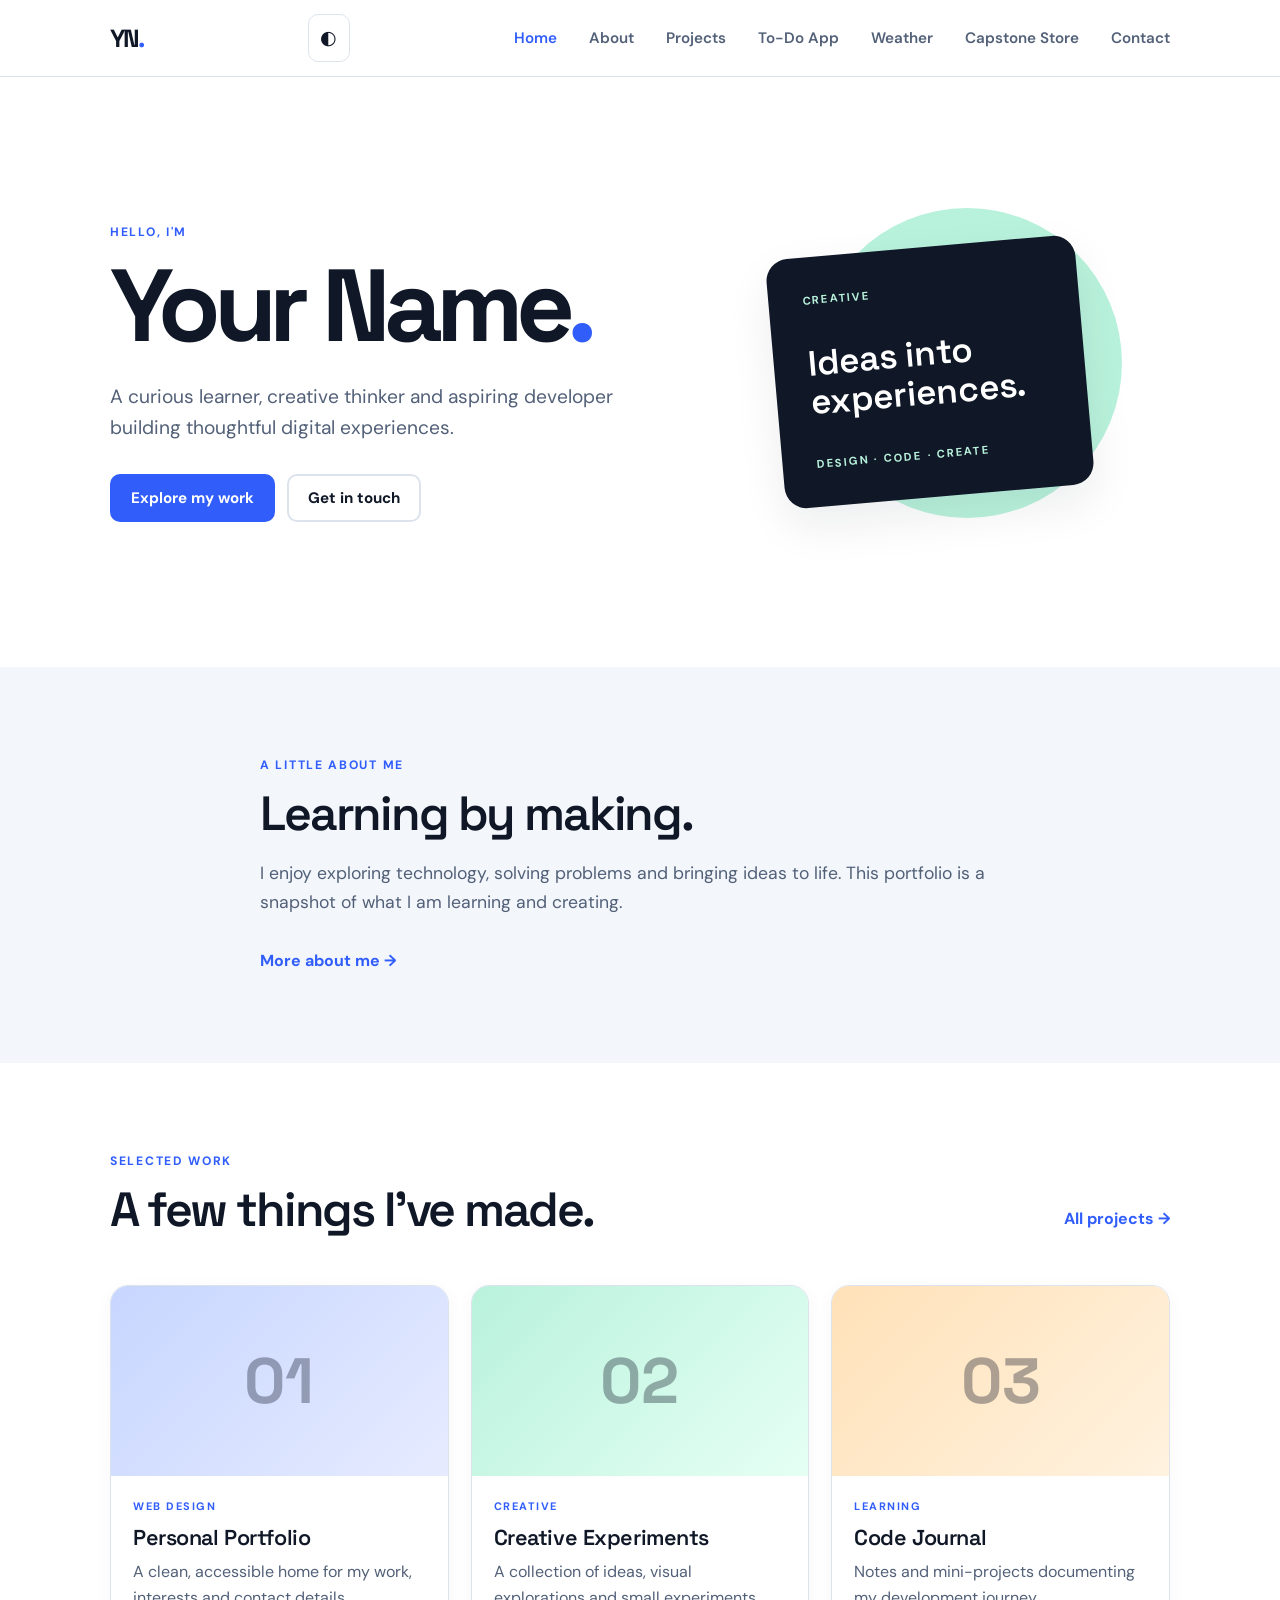
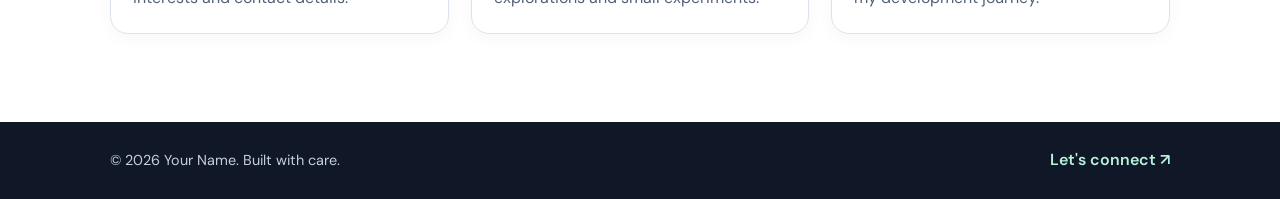
<file: index.html>
<!doctype html>
<html lang="en">
<head>
  <meta charset="utf-8">
  <meta name="viewport" content="width=device-width, initial-scale=1">
  <meta name="description" content="The personal portfolio of Your Name — a student, creator and aspiring developer. Explore selected work and get in touch.">
  <meta name="theme-color" content="#101827">
  <title>Your Name | Personal Portfolio</title>
  <link rel="stylesheet" href="style.css">
  <script src="main.js" defer></script>
</head>
<body>
  <a class="skip-link" href="#main-content">Skip to main content</a>
  <header class="site-header">
    <div class="container header-inner">
      <a class="brand" href="index.html" aria-label="Your Name home">YN<span>.</span></a>
      <div class="header-actions"><button class="theme-toggle" type="button" aria-label="Switch to dark theme" aria-pressed="false"><span aria-hidden="true">◐</span><span class="sr-only">Toggle color theme</span></button><button class="menu-toggle" type="button" aria-expanded="false" aria-controls="primary-navigation"><span class="sr-only">Toggle navigation</span><span aria-hidden="true">☰</span></button></div>
      <nav id="primary-navigation" class="primary-nav" aria-label="Primary navigation">
        <ul>
          <li><a href="index.html" aria-current="page">Home</a></li>
          <li><a href="about.html">About</a></li>
          <li><a href="projects.html">Projects</a></li>
          <li><a href="todo.html">To-Do App</a></li><li><a href="weather.html">Weather</a></li><li><a href="shop.html">Capstone Store</a></li><li><a href="contact.html">Contact</a></li>
        </ul>
      </nav>
    </div>
  </header>

  <main id="main-content">
    <section class="hero container" aria-labelledby="hero-title">
      <div class="hero-copy">
        <p class="eyebrow">HELLO, I'M</p>
        <h1 id="hero-title">Your Name<span class="accent">.</span></h1>
        <p class="hero-lead">A curious learner, creative thinker and aspiring developer building thoughtful digital experiences.</p>
        <div class="button-row">
          <a class="button" href="projects.html">Explore my work</a>
          <a class="button button-outline" href="contact.html">Get in touch</a>
        </div>
      </div>
      <div class="hero-art" role="img" aria-label="Abstract decorative illustration with layered geometric shapes">
        <div class="art-circle"></div><div class="art-card"><span>CREATIVE</span><strong>Ideas into<br>experiences.</strong><small>DESIGN · CODE · CREATE</small></div>
      </div>
    </section>

    <section class="section section-muted" aria-labelledby="intro-title">
      <div class="container narrow">
        <p class="eyebrow">A LITTLE ABOUT ME</p>
        <h2 id="intro-title">Learning by making.</h2>
        <p>I enjoy exploring technology, solving problems and bringing ideas to life. This portfolio is a snapshot of what I am learning and creating.</p>
        <a class="text-link" href="about.html">More about me <span aria-hidden="true">→</span></a>
      </div>
    </section>

    <section class="section container" aria-labelledby="featured-title">
      <div class="section-heading">
        <div><p class="eyebrow">SELECTED WORK</p><h2 id="featured-title">A few things I've made.</h2></div>
        <a class="text-link" href="projects.html">All projects <span aria-hidden="true">→</span></a>
      </div>
      <div class="project-grid">
        <article class="project-card"><div class="project-visual visual-one" aria-hidden="true">01</div><div class="project-body"><p class="tag">WEB DESIGN</p><h3>Personal Portfolio</h3><p>A clean, accessible home for my work, interests and contact details.</p></div></article>
        <article class="project-card"><div class="project-visual visual-two" aria-hidden="true">02</div><div class="project-body"><p class="tag">CREATIVE</p><h3>Creative Experiments</h3><p>A collection of ideas, visual explorations and small experiments.</p></div></article>
        <article class="project-card"><div class="project-visual visual-three" aria-hidden="true">03</div><div class="project-body"><p class="tag">LEARNING</p><h3>Code Journal</h3><p>Notes and mini-projects documenting my development journey.</p></div></article>
      </div>
    </section>
  </main>

  <footer class="site-footer"><div class="container footer-inner"><p>© <span class="year">2026</span> Your Name. Built with care.</p><a href="contact.html">Let's connect <span aria-hidden="true">↗</span></a></div></footer>
</body>
</html>
</file>
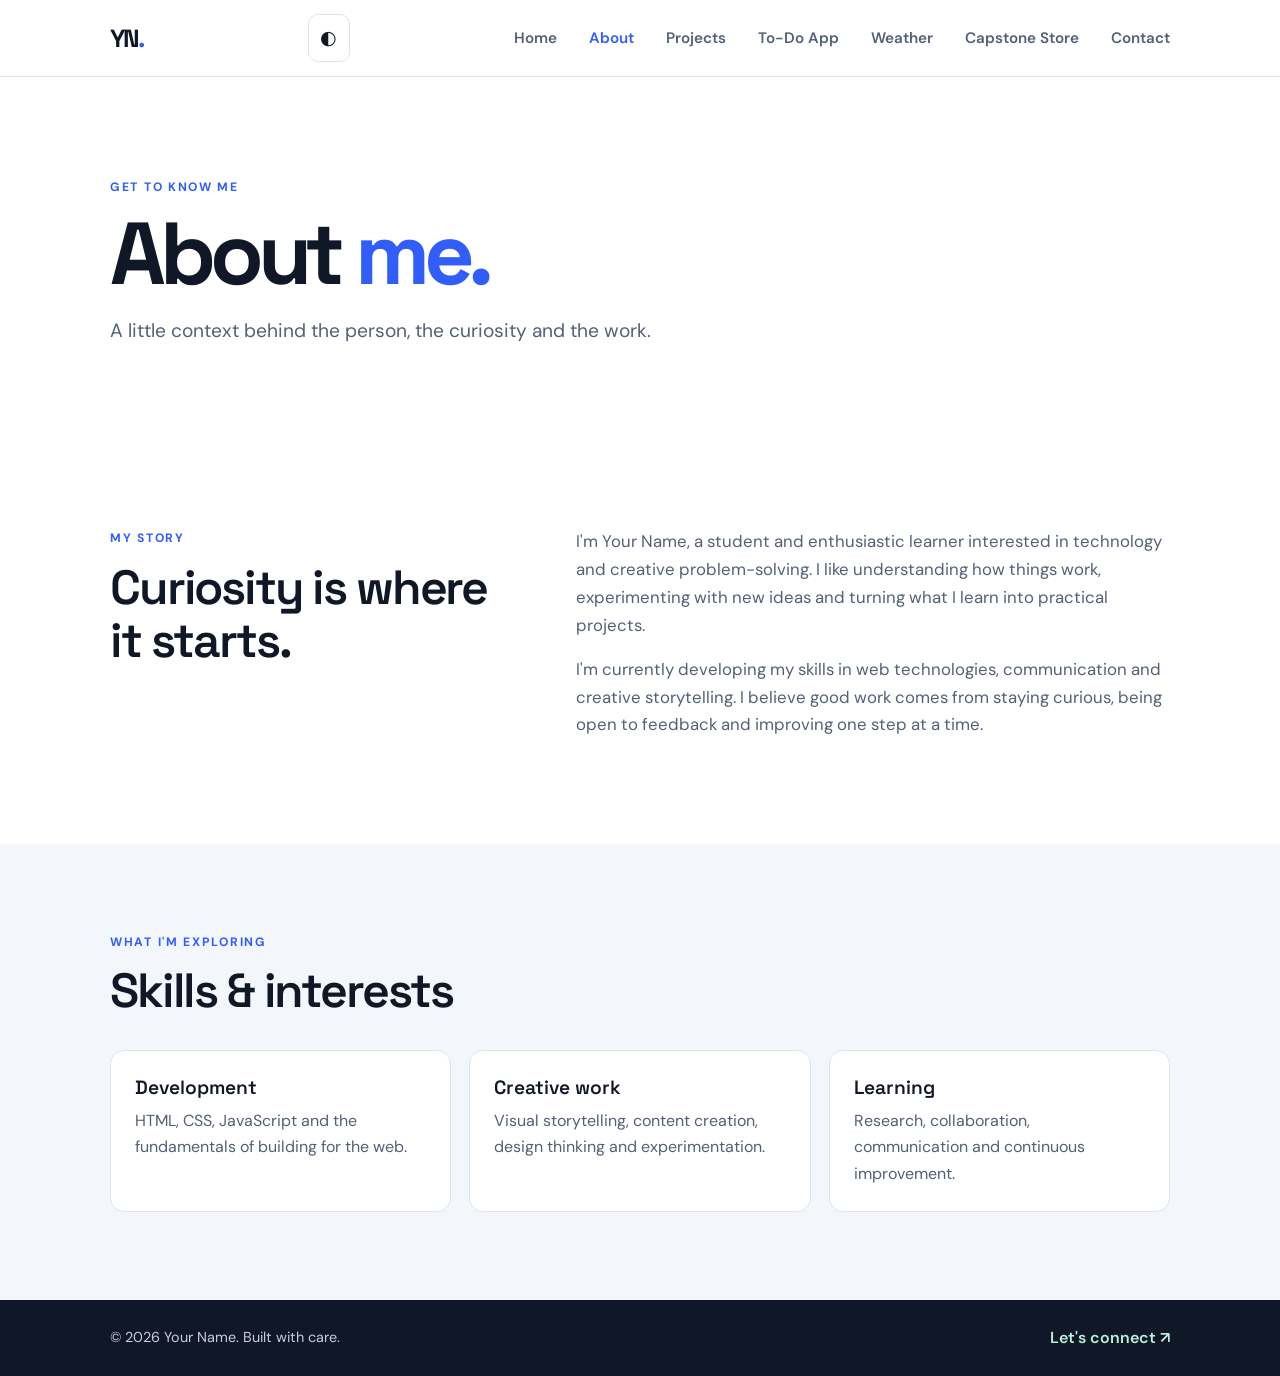
<file: about.html>
<!doctype html>
<html lang="en">
<head>
  <meta charset="utf-8"><meta name="viewport" content="width=device-width, initial-scale=1">
  <meta name="description" content="Learn more about Your Name, interests, skills and approach to learning and creating.">
  <meta name="theme-color" content="#101827"><title>About | Your Name</title>
  <link rel="stylesheet" href="style.css"><script src="main.js" defer></script>
</head>
<body>
  <a class="skip-link" href="#main-content">Skip to main content</a>
  <header class="site-header"><div class="container header-inner">
    <a class="brand" href="index.html" aria-label="Your Name home">YN<span>.</span></a>
    <div class="header-actions"><button class="theme-toggle" type="button" aria-label="Switch to dark theme" aria-pressed="false"><span aria-hidden="true">◐</span><span class="sr-only">Toggle color theme</span></button><button class="menu-toggle" type="button" aria-expanded="false" aria-controls="primary-navigation"><span class="sr-only">Toggle navigation</span><span aria-hidden="true">☰</span></button></div>
    <nav id="primary-navigation" class="primary-nav" aria-label="Primary navigation"><ul>
      <li><a href="index.html">Home</a></li><li><a href="about.html" aria-current="page">About</a></li><li><a href="projects.html">Projects</a></li><li><a href="todo.html">To-Do App</a></li><li><a href="weather.html">Weather</a></li><li><a href="shop.html">Capstone Store</a></li><li><a href="contact.html">Contact</a></li>
    </ul></nav>
  </div></header>
  <main id="main-content">
    <section class="page-hero container"><p class="eyebrow">GET TO KNOW ME</p><h1>About <span class="accent">me.</span></h1><p class="hero-lead">A little context behind the person, the curiosity and the work.</p></section>
    <section class="section container content-layout">
      <div><p class="eyebrow">MY STORY</p><h2>Curiosity is where it starts.</h2></div>
      <div class="prose"><p>I'm Your Name, a student and enthusiastic learner interested in technology and creative problem-solving. I like understanding how things work, experimenting with new ideas and turning what I learn into practical projects.</p><p>I'm currently developing my skills in web technologies, communication and creative storytelling. I believe good work comes from staying curious, being open to feedback and improving one step at a time.</p></div>
    </section>
    <section class="section section-muted"><div class="container">
      <p class="eyebrow">WHAT I'M EXPLORING</p><h2>Skills & interests</h2>
      <div class="skill-grid">
        <article class="skill-card"><h3>Development</h3><p>HTML, CSS, JavaScript and the fundamentals of building for the web.</p></article>
        <article class="skill-card"><h3>Creative work</h3><p>Visual storytelling, content creation, design thinking and experimentation.</p></article>
        <article class="skill-card"><h3>Learning</h3><p>Research, collaboration, communication and continuous improvement.</p></article>
      </div>
    </div></section>
  </main>
  <footer class="site-footer"><div class="container footer-inner"><p>© <span class="year">2026</span> Your Name. Built with care.</p><a href="contact.html">Let's connect <span aria-hidden="true">↗</span></a></div></footer>
</body></html>
</file>
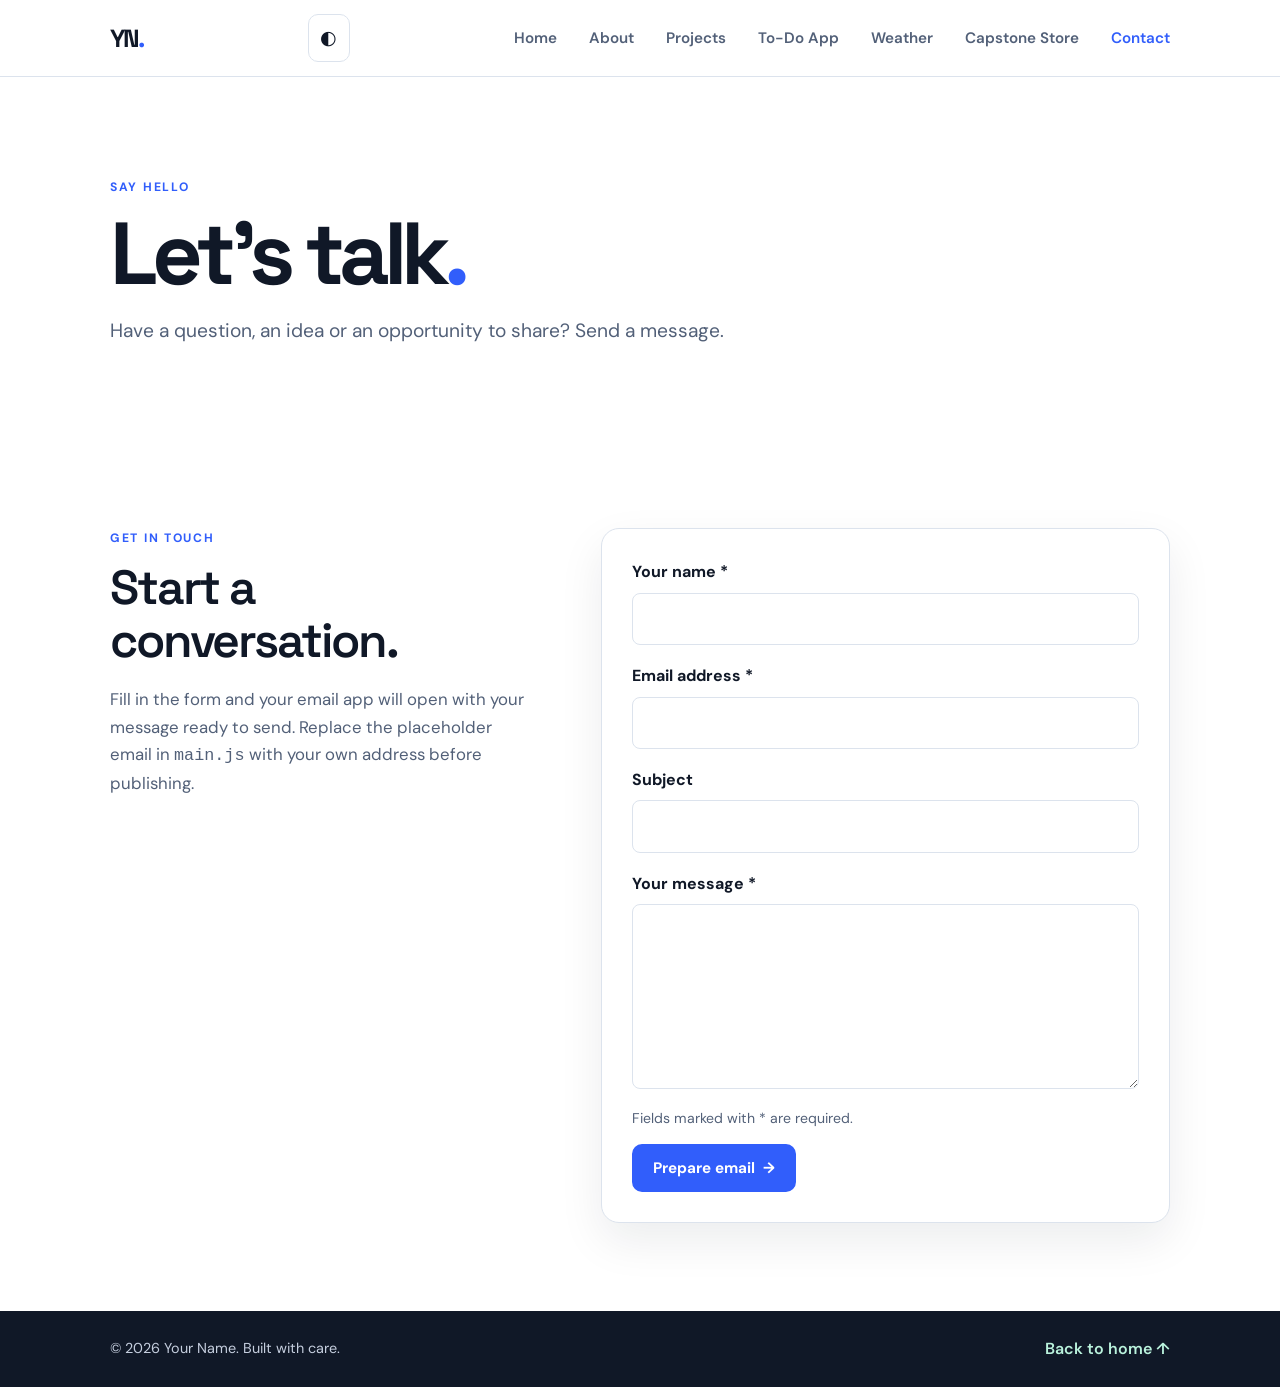
<file: contact.html>
<!doctype html>
<html lang="en">
<head>
  <meta charset="utf-8"><meta name="viewport" content="width=device-width, initial-scale=1">
  <meta name="description" content="Contact Your Name about projects, collaboration or a friendly conversation.">
  <meta name="theme-color" content="#101827"><title>Contact | Your Name</title>
  <link rel="stylesheet" href="style.css"><script src="main.js" defer></script>
</head>
<body>
  <a class="skip-link" href="#main-content">Skip to main content</a>
  <header class="site-header"><div class="container header-inner">
    <a class="brand" href="index.html" aria-label="Your Name home">YN<span>.</span></a>
    <div class="header-actions"><button class="theme-toggle" type="button" aria-label="Switch to dark theme" aria-pressed="false"><span aria-hidden="true">◐</span><span class="sr-only">Toggle color theme</span></button><button class="menu-toggle" type="button" aria-expanded="false" aria-controls="primary-navigation"><span class="sr-only">Toggle navigation</span><span aria-hidden="true">☰</span></button></div>
    <nav id="primary-navigation" class="primary-nav" aria-label="Primary navigation"><ul>
      <li><a href="index.html">Home</a></li><li><a href="about.html">About</a></li><li><a href="projects.html">Projects</a></li><li><a href="todo.html">To-Do App</a></li><li><a href="weather.html">Weather</a></li><li><a href="shop.html">Capstone Store</a></li><li><a href="contact.html" aria-current="page">Contact</a></li>
    </ul></nav>
  </div></header>
  <main id="main-content">
    <section class="page-hero container"><p class="eyebrow">SAY HELLO</p><h1>Let's talk<span class="accent">.</span></h1><p class="hero-lead">Have a question, an idea or an opportunity to share? Send a message.</p></section>
    <section class="section container contact-layout">
      <div><p class="eyebrow">GET IN TOUCH</p><h2>Start a conversation.</h2><p class="prose">Fill in the form and your email app will open with your message ready to send. Replace the placeholder email in <code>main.js</code> with your own address before publishing.</p></div>
      <form class="contact-form" id="contact-form">
        <div class="form-field"><label for="name">Your name <span aria-hidden="true">*</span></label><input id="name" name="name" type="text" autocomplete="name" required minlength="2"></div>
        <div class="form-field"><label for="email">Email address <span aria-hidden="true">*</span></label><input id="email" name="email" type="email" autocomplete="email" required></div>
        <div class="form-field"><label for="subject">Subject</label><input id="subject" name="subject" type="text"></div>
        <div class="form-field"><label for="message">Your message <span aria-hidden="true">*</span></label><textarea id="message" name="message" rows="6" required minlength="10"></textarea></div>
        <p class="form-hint">Fields marked with * are required.</p>
        <button class="button" type="submit">Prepare email <span aria-hidden="true">→</span></button>
        <p id="form-status" class="form-status" role="status" aria-live="polite"></p>
      </form>
    </section>
  </main>
  <footer class="site-footer"><div class="container footer-inner"><p>© <span class="year">2026</span> Your Name. Built with care.</p><a href="index.html">Back to home <span aria-hidden="true">↑</span></a></div></footer>
</body></html>
</file>
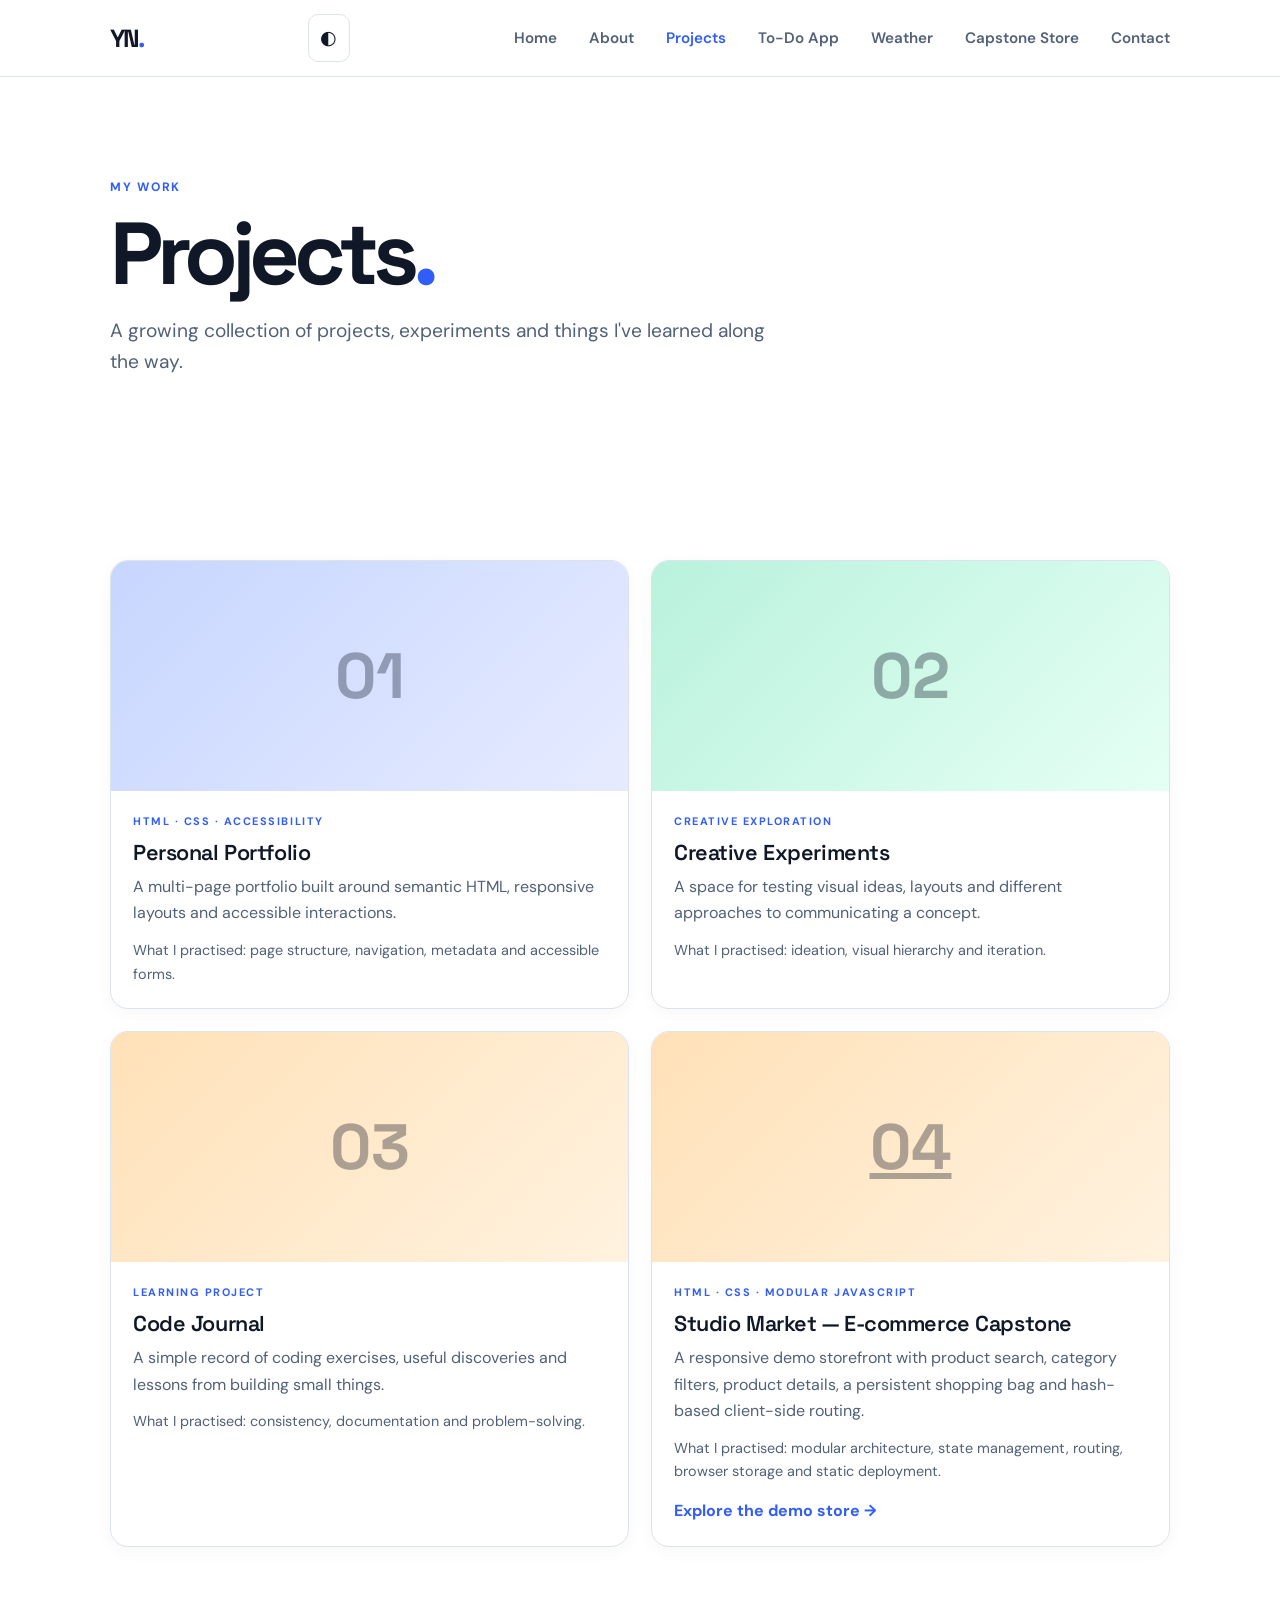
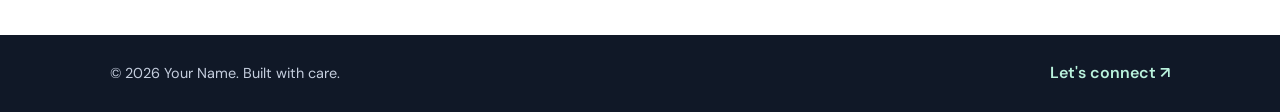
<file: projects.html>
<!doctype html>
<html lang="en">
<head>
  <meta charset="utf-8"><meta name="viewport" content="width=device-width, initial-scale=1">
  <meta name="description" content="Selected web, creative and learning projects by Your Name.">
  <meta name="theme-color" content="#101827"><title>Projects | Your Name</title>
  <link rel="stylesheet" href="style.css"><script src="main.js" defer></script>
</head>
<body>
  <a class="skip-link" href="#main-content">Skip to main content</a>
  <header class="site-header"><div class="container header-inner">
    <a class="brand" href="index.html" aria-label="Your Name home">YN<span>.</span></a>
    <div class="header-actions"><button class="theme-toggle" type="button" aria-label="Switch to dark theme" aria-pressed="false"><span aria-hidden="true">◐</span><span class="sr-only">Toggle color theme</span></button><button class="menu-toggle" type="button" aria-expanded="false" aria-controls="primary-navigation"><span class="sr-only">Toggle navigation</span><span aria-hidden="true">☰</span></button></div>
    <nav id="primary-navigation" class="primary-nav" aria-label="Primary navigation"><ul>
      <li><a href="index.html">Home</a></li><li><a href="about.html">About</a></li><li><a href="projects.html" aria-current="page">Projects</a></li><li><a href="todo.html">To-Do App</a></li><li><a href="weather.html">Weather</a></li><li><a href="shop.html">Capstone Store</a></li><li><a href="contact.html">Contact</a></li>
    </ul></nav>
  </div></header>
  <main id="main-content">
    <section class="page-hero container"><p class="eyebrow">MY WORK</p><h1>Projects<span class="accent">.</span></h1><p class="hero-lead">A growing collection of projects, experiments and things I've learned along the way.</p></section>
    <section class="section container" aria-label="Project portfolio">
      <div class="project-grid project-grid-large">
        <article class="project-card"><div class="project-visual visual-one" aria-hidden="true">01</div><div class="project-body"><p class="tag">HTML · CSS · ACCESSIBILITY</p><h2>Personal Portfolio</h2><p>A multi-page portfolio built around semantic HTML, responsive layouts and accessible interactions.</p><p class="project-note">What I practised: page structure, navigation, metadata and accessible forms.</p></div></article>
        <article class="project-card"><div class="project-visual visual-two" aria-hidden="true">02</div><div class="project-body"><p class="tag">CREATIVE EXPLORATION</p><h2>Creative Experiments</h2><p>A space for testing visual ideas, layouts and different approaches to communicating a concept.</p><p class="project-note">What I practised: ideation, visual hierarchy and iteration.</p></div></article>
        <article class="project-card"><div class="project-visual visual-three" aria-hidden="true">03</div><div class="project-body"><p class="tag">LEARNING PROJECT</p><h2>Code Journal</h2><p>A simple record of coding exercises, useful discoveries and lessons from building small things.</p><p class="project-note">What I practised: consistency, documentation and problem-solving.</p></div></article>
        <article class="project-card"><a class="project-visual visual-three" href="shop.html" aria-label="Open Studio Market capstone store">04</a><div class="project-body"><p class="tag">HTML · CSS · MODULAR JAVASCRIPT</p><h2>Studio Market — E-commerce Capstone</h2><p>A responsive demo storefront with product search, category filters, product details, a persistent shopping bag and hash-based client-side routing.</p><p class="project-note">What I practised: modular architecture, state management, routing, browser storage and static deployment.</p><a class="text-link" href="shop.html">Explore the demo store <span aria-hidden="true">→</span></a></div></article>
      </div>
    </section>
  </main>
  <footer class="site-footer"><div class="container footer-inner"><p>© <span class="year">2026</span> Your Name. Built with care.</p><a href="contact.html">Let's connect <span aria-hidden="true">↗</span></a></div></footer>
</body></html>
</file>
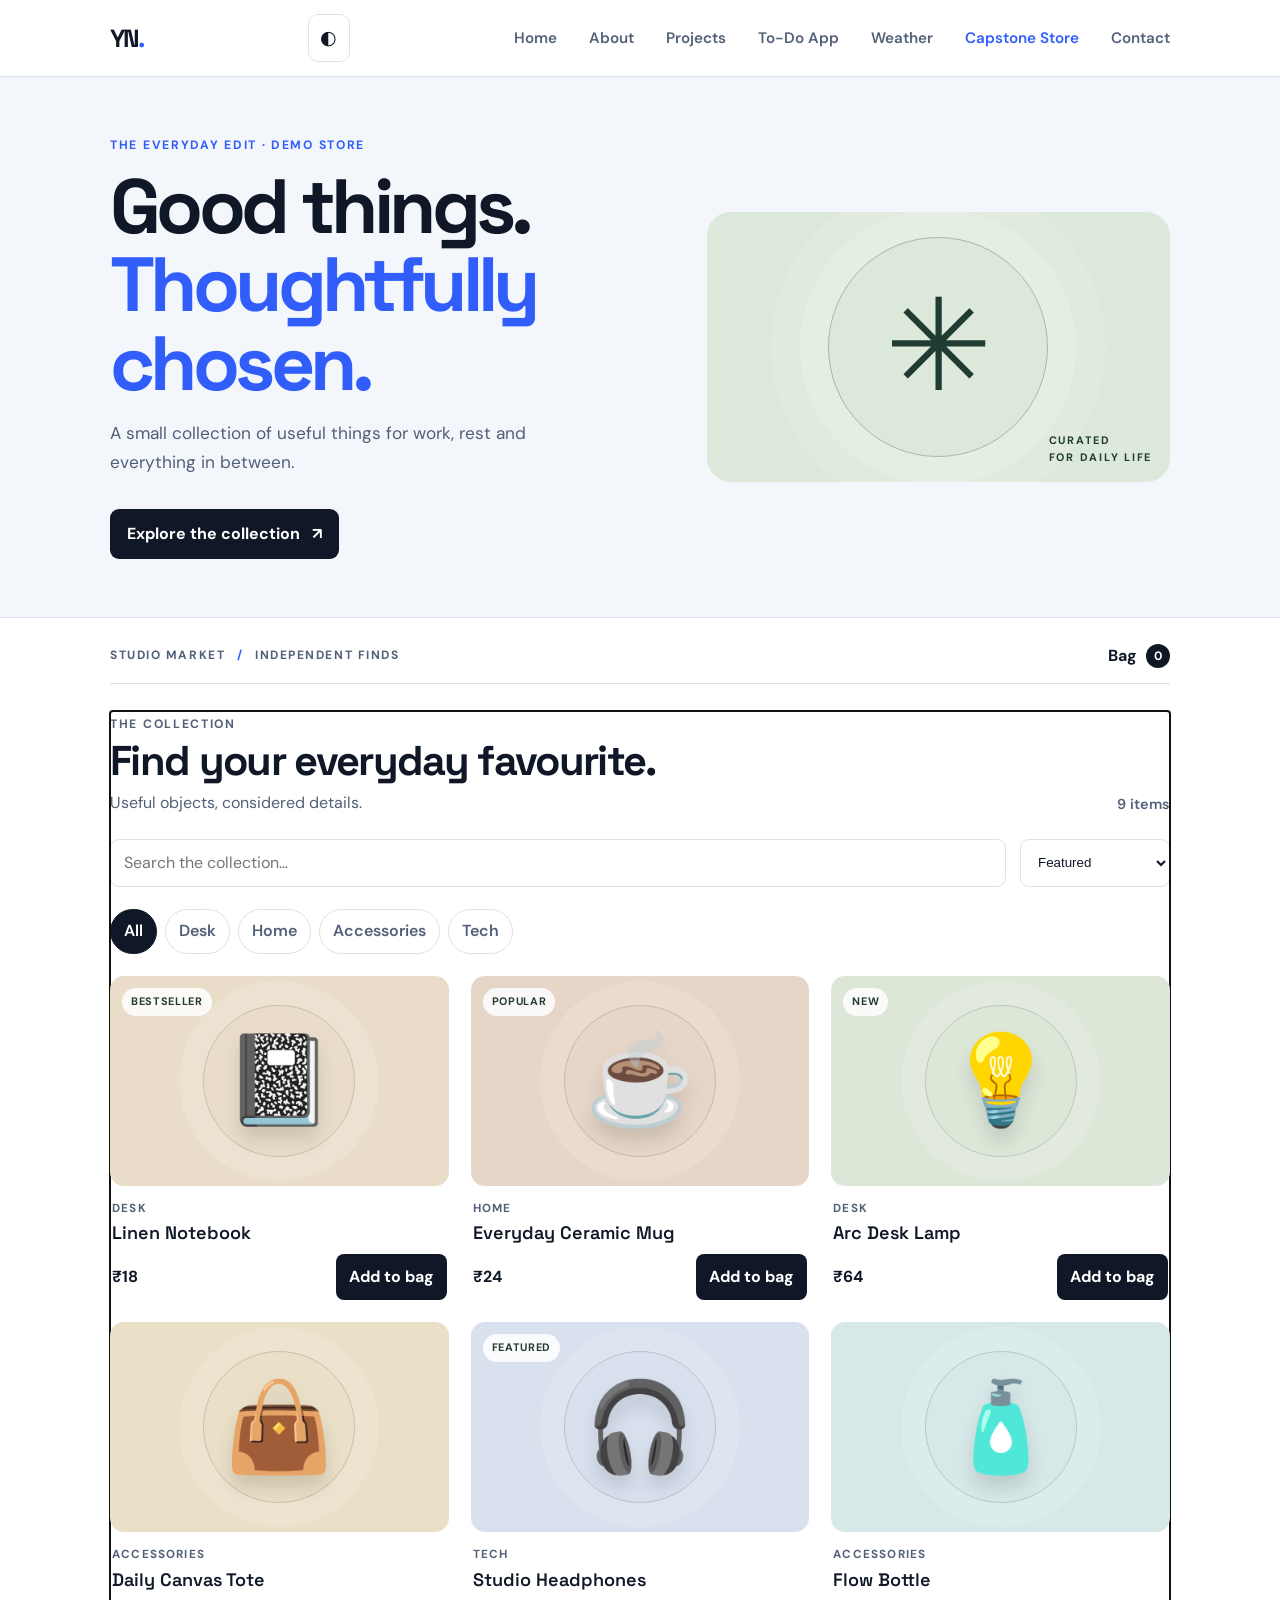
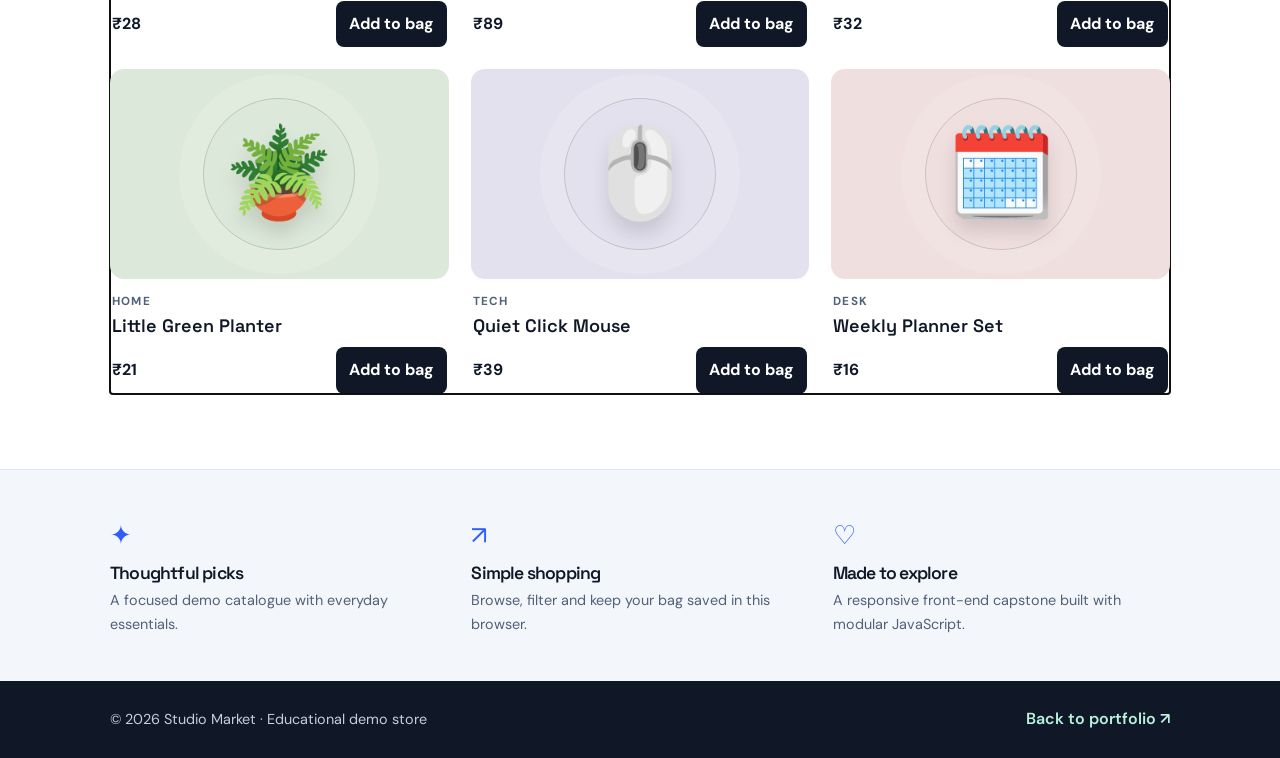
<file: shop.html>
<!doctype html>
<html lang="en">
<head>
  <meta charset="utf-8">
  <meta name="viewport" content="width=device-width, initial-scale=1">
  <meta name="description" content="Explore a responsive demo store with product search, category filters, product details and a persistent shopping cart.">
  <meta name="theme-color" content="#101827">
  <title>Studio Market | Demo Store</title>
  <link rel="preconnect" href="https://fonts.googleapis.com">
  <link rel="stylesheet" href="style.css">
  <link rel="stylesheet" href="shop.css">
  <script src="main.js" defer></script>
  <script type="module" src="js/store-app.js"></script>
</head>
<body>
  <a class="skip-link" href="#main-content">Skip to main content</a>
  <header class="site-header"><div class="container header-inner">
    <a class="brand" href="index.html" aria-label="Portfolio home">YN<span>.</span></a>
    <div class="header-actions">
      <button class="theme-toggle" type="button" aria-label="Switch to dark theme" aria-pressed="false"><span aria-hidden="true">◐</span><span class="sr-only">Toggle color theme</span></button>
      <button class="menu-toggle" type="button" aria-expanded="false" aria-controls="primary-navigation"><span class="sr-only">Toggle navigation</span><span aria-hidden="true">☰</span></button>
    </div>
    <nav id="primary-navigation" class="primary-nav" aria-label="Primary navigation"><ul>
      <li><a href="index.html">Home</a></li><li><a href="about.html">About</a></li>
      <li><a href="projects.html">Projects</a></li><li><a href="todo.html">To-Do App</a></li>
      <li><a href="weather.html">Weather</a></li><li><a href="shop.html" aria-current="page">Capstone Store</a></li>
      <li><a href="contact.html">Contact</a></li>
    </ul></nav>
  </div></header>
  <main id="main-content" class="store-main">
    <section class="store-hero">
      <div class="container store-hero-inner">
        <div><p class="eyebrow">THE EVERYDAY EDIT · DEMO STORE</p>
          <h1>Good things.<br><span class="store-accent">Thoughtfully chosen.</span></h1>
          <p class="store-lead">A small collection of useful things for work, rest and everything in between.</p>
          <a class="store-primary-link" href="#/products">Explore the collection <span aria-hidden="true">↗</span></a>
        </div>
        <div class="store-hero-art" aria-hidden="true"><span class="hero-art-orbit"></span><span class="hero-art-emoji">✳</span><span class="hero-art-note">CURATED<br>FOR DAILY LIFE</span></div>
      </div>
    </section>
    <div class="container store-shell">
      <div class="store-topline"><p>STUDIO MARKET <span>/</span> INDEPENDENT FINDS</p><a class="store-cart-link" href="#/cart" aria-label="Open shopping cart">Bag <span id="cart-count" class="cart-count" aria-live="polite">0</span></a></div>
      <div id="store-announcement" class="sr-only" role="status" aria-live="polite"></div>
      <div id="store-view" tabindex="-1"><div class="store-loading" role="status">Loading the collection…</div></div>
    </div>
    <section class="store-values"><div class="container store-values-grid">
      <article><span aria-hidden="true">✦</span><h2>Thoughtful picks</h2><p>A focused demo catalogue with everyday essentials.</p></article>
      <article><span aria-hidden="true">↗</span><h2>Simple shopping</h2><p>Browse, filter and keep your bag saved in this browser.</p></article>
      <article><span aria-hidden="true">♡</span><h2>Made to explore</h2><p>A responsive front-end capstone built with modular JavaScript.</p></article>
    </div></section>
  </main>
  <footer class="site-footer"><div class="container footer-inner"><p>© <span class="year">2026</span> Studio Market · Educational demo store</p><a href="index.html">Back to portfolio <span aria-hidden="true">↗</span></a></div></footer>
</body>
</html>
</file>
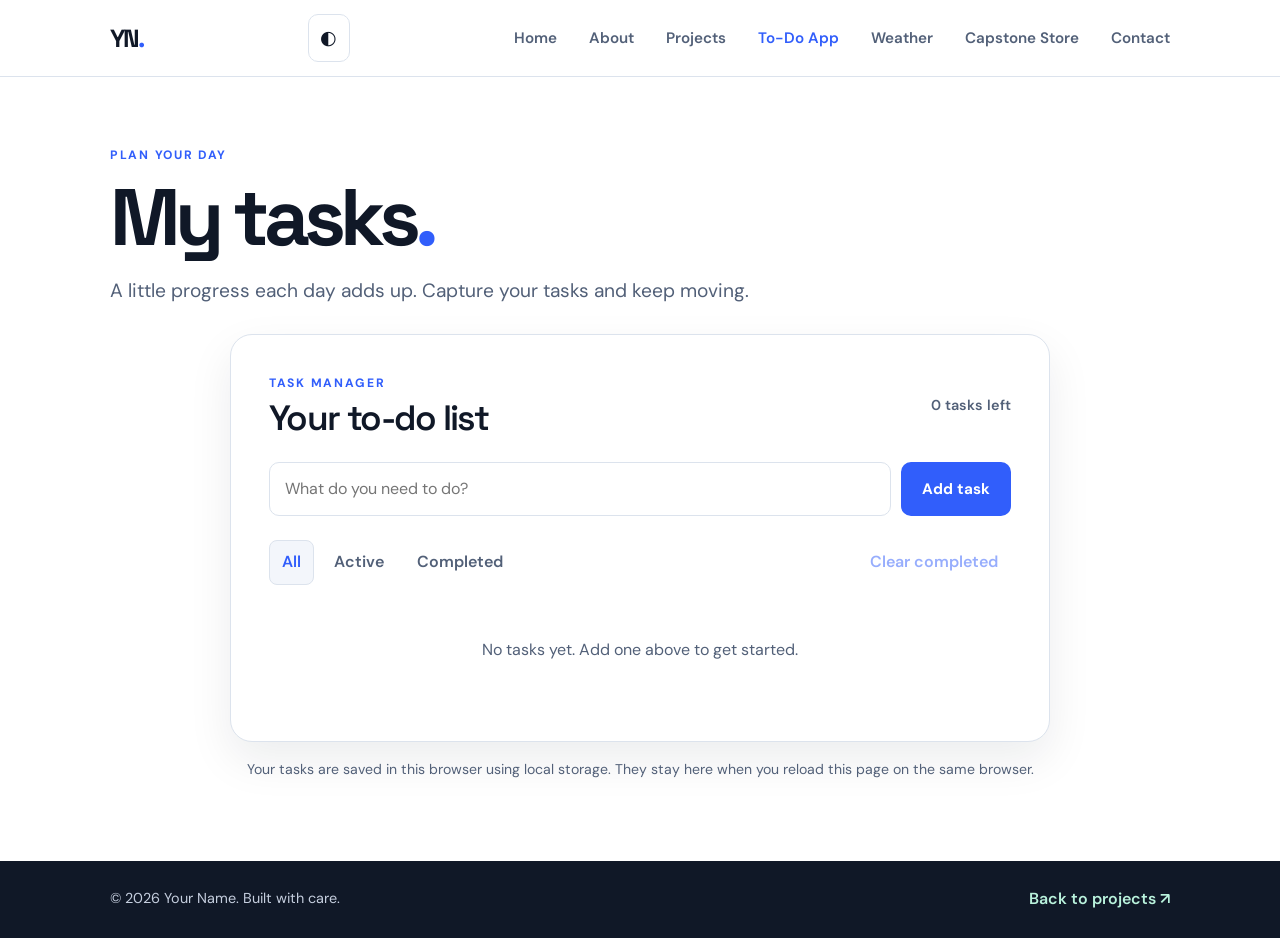
<file: todo.html>
<!doctype html>
<html lang="en">
<head>
  <meta charset="utf-8">
  <meta name="viewport" content="width=device-width, initial-scale=1">
  <meta name="description" content="A simple, responsive to-do list app. Add, edit, complete and filter tasks, saved in your browser.">
  <meta name="theme-color" content="#101827">
  <title>To-Do List | Your Name</title>
  <link rel="stylesheet" href="style.css">
  <script src="main.js" defer></script>
</head>
<body>
  <a class="skip-link" href="#main-content">Skip to main content</a>
  <header class="site-header"><div class="container header-inner">
    <a class="brand" href="index.html" aria-label="Your Name home">YN<span>.</span></a>
    <div class="header-actions">
      <button class="theme-toggle" type="button" aria-label="Switch to dark theme" aria-pressed="false"><span aria-hidden="true">◐</span><span class="sr-only">Toggle color theme</span></button>
      <button class="menu-toggle" type="button" aria-expanded="false" aria-controls="primary-navigation"><span class="sr-only">Toggle navigation</span><span aria-hidden="true">☰</span></button>
    </div>
    <nav id="primary-navigation" class="primary-nav" aria-label="Primary navigation"><ul>
      <li><a href="index.html">Home</a></li><li><a href="about.html">About</a></li>
      <li><a href="projects.html">Projects</a></li><li><a href="todo.html" aria-current="page">To-Do App</a></li>
      <li><a href="weather.html">Weather</a></li><li><a href="shop.html">Capstone Store</a></li><li><a href="contact.html">Contact</a></li>
    </ul></nav>
  </div></header>
  <main id="main-content" class="todo-main container">
    <section class="page-hero todo-heading">
      <p class="eyebrow">PLAN YOUR DAY</p>
      <h1>My tasks<span class="accent">.</span></h1>
      <p class="hero-lead">A little progress each day adds up. Capture your tasks and keep moving.</p>
    </section>
    <section class="todo-panel" aria-labelledby="todo-title">
      <div class="todo-panel-heading">
        <div><p class="eyebrow">TASK MANAGER</p><h2 id="todo-title">Your to-do list</h2></div>
        <p class="todo-count" id="task-count" aria-live="polite">0 tasks left</p>
      </div>
      <form id="todo-form" class="todo-form">
        <label class="sr-only" for="new-task">Add a task</label>
        <input id="new-task" name="task" type="text" maxlength="120" placeholder="What do you need to do?" autocomplete="off" required>
        <button class="button" type="submit">Add task</button>
      </form>
      <div class="todo-toolbar">
        <div class="todo-filters" role="group" aria-label="Filter tasks">
          <button type="button" class="filter-button is-active" data-filter="all" aria-pressed="true">All</button>
          <button type="button" class="filter-button" data-filter="active" aria-pressed="false">Active</button>
          <button type="button" class="filter-button" data-filter="completed" aria-pressed="false">Completed</button>
        </div>
        <button type="button" id="clear-completed" class="clear-button">Clear completed</button>
      </div>
      <ul id="todo-list" class="todo-list" aria-label="Tasks"></ul>
      <p id="empty-state" class="empty-state">No tasks here yet. Add one above to get started.</p>
      <p id="todo-status" class="sr-only" role="status" aria-live="polite"></p>
    </section>
    <p class="todo-footnote">Your tasks are saved in this browser using local storage. They stay here when you reload this page on the same browser.</p>
  </main>
  <footer class="site-footer"><div class="container footer-inner"><p>© <span class="year">2026</span> Your Name. Built with care.</p><a href="projects.html">Back to projects <span aria-hidden="true">↗</span></a></div></footer>
</body>
</html>
</file>
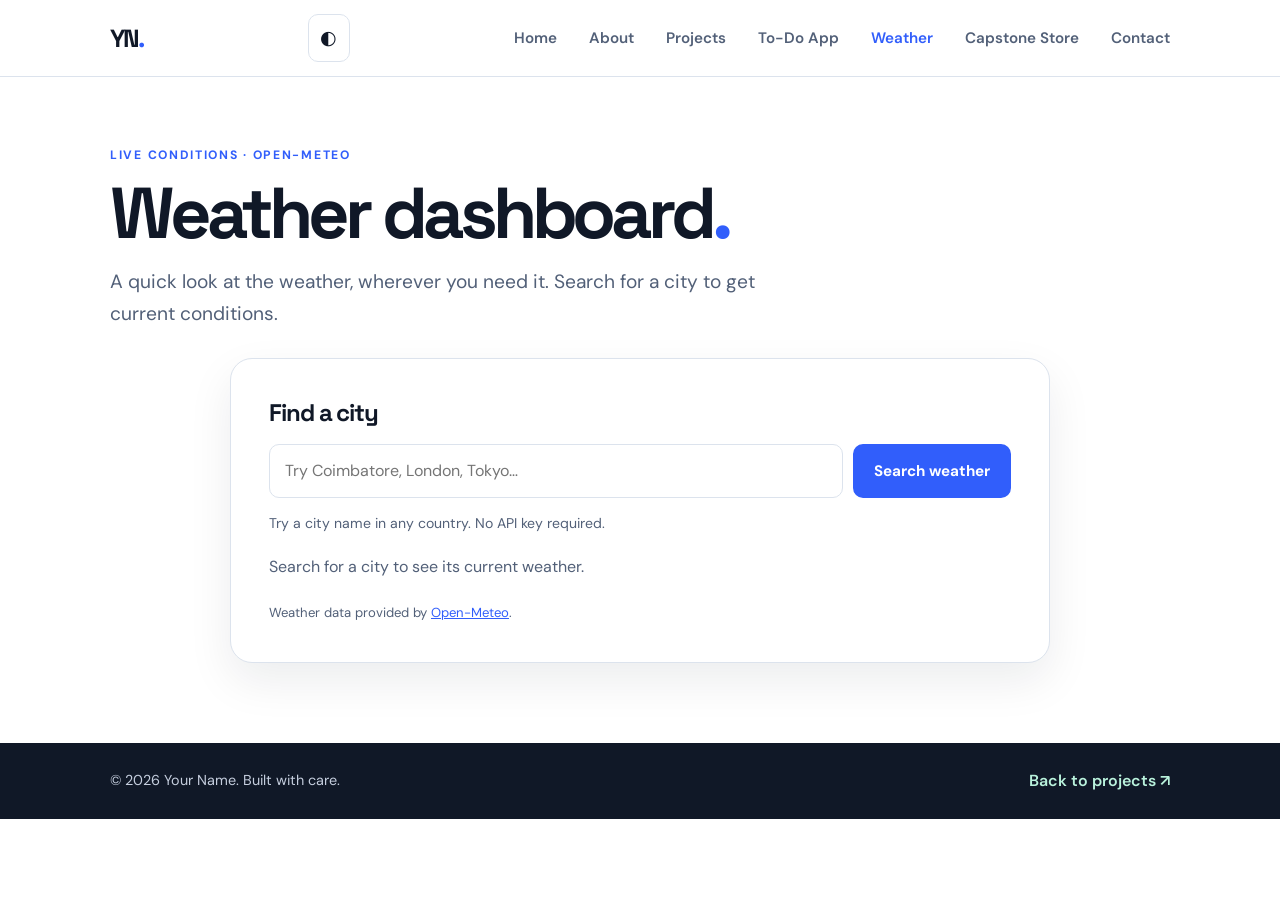
<file: weather.html>
<!doctype html>
<html lang="en">
<head>
  <meta charset="utf-8">
  <meta name="viewport" content="width=device-width, initial-scale=1">
  <meta name="description" content="Search current weather conditions by city with this responsive JavaScript weather dashboard.">
  <meta name="theme-color" content="#101827">
  <title>Weather Dashboard | Your Name</title>
  <link rel="stylesheet" href="style.css">
  <script src="main.js" defer></script>
</head>
<body>
  <a class="skip-link" href="#main-content">Skip to main content</a>
  <header class="site-header"><div class="container header-inner">
    <a class="brand" href="index.html" aria-label="Your Name home">YN<span>.</span></a>
    <div class="header-actions">
      <button class="theme-toggle" type="button" aria-label="Switch to dark theme" aria-pressed="false"><span aria-hidden="true">◐</span><span class="sr-only">Toggle color theme</span></button>
      <button class="menu-toggle" type="button" aria-expanded="false" aria-controls="primary-navigation"><span class="sr-only">Toggle navigation</span><span aria-hidden="true">☰</span></button>
    </div>
    <nav id="primary-navigation" class="primary-nav" aria-label="Primary navigation"><ul>
      <li><a href="index.html">Home</a></li><li><a href="about.html">About</a></li>
      <li><a href="projects.html">Projects</a></li><li><a href="todo.html">To-Do App</a></li>
      <li><a href="weather.html" aria-current="page">Weather</a></li><li><a href="shop.html">Capstone Store</a></li><li><a href="contact.html">Contact</a></li>
    </ul></nav>
  </div></header>
  <main id="main-content" class="weather-main container">
    <section class="page-hero weather-heading">
      <p class="eyebrow">LIVE CONDITIONS · OPEN-METEO</p>
      <h1>Weather dashboard<span class="accent">.</span></h1>
      <p class="hero-lead">A quick look at the weather, wherever you need it. Search for a city to get current conditions.</p>
    </section>
    <section class="weather-panel" aria-labelledby="weather-search-title">
      <h2 id="weather-search-title">Find a city</h2>
      <form id="weather-form" class="weather-search">
        <label class="sr-only" for="city-search">City name</label>
        <input id="city-search" name="city" type="search" maxlength="80" placeholder="Try Coimbatore, London, Tokyo…" autocomplete="off" required>
        <button class="button" id="weather-submit" type="submit">Search weather</button>
      </form>
      <p class="weather-hint">Try a city name in any country. No API key required.</p>
      <p id="weather-status" class="weather-status" role="status" aria-live="polite">Search for a city to see its current weather.</p>
      <section id="weather-result" class="weather-result" aria-label="Current weather" hidden>
        <div class="weather-result-top">
          <div><p class="eyebrow" id="weather-country">CURRENT WEATHER</p><h2 id="weather-city">—</h2><p id="weather-updated" class="weather-updated"></p></div>
          <div class="weather-symbol" id="weather-symbol" aria-hidden="true">🌤️</div>
        </div>
        <p class="weather-description" id="weather-description">—</p>
        <div class="weather-temperature"><span id="weather-temperature">—</span><span class="temperature-unit">°C</span></div>
        <p class="weather-feels">Feels like <strong id="weather-feels">—</strong>°C</p>
        <div class="weather-metrics">
          <article class="weather-metric"><span class="metric-icon" aria-hidden="true">💧</span><div><p>Humidity</p><strong id="weather-humidity">—</strong></div><small>%</small></article>
          <article class="weather-metric"><span class="metric-icon" aria-hidden="true">💨</span><div><p>Wind speed</p><strong id="weather-wind">—</strong></div><small>km/h</small></article>
          <article class="weather-metric"><span class="metric-icon" aria-hidden="true">🌡️</span><div><p>Apparent temp.</p><strong id="weather-apparent">—</strong></div><small>°C</small></article>
          <article class="weather-metric"><span class="metric-icon" aria-hidden="true">🌧️</span><div><p>Precipitation</p><strong id="weather-rain">—</strong></div><small>mm</small></article>
        </div>
      </section>
      <p class="weather-attribution">Weather data provided by <a href="https://open-meteo.com/" target="_blank" rel="noopener noreferrer">Open-Meteo</a>.</p>
    </section>
  </main>
  <footer class="site-footer"><div class="container footer-inner"><p>© <span class="year">2026</span> Your Name. Built with care.</p><a href="projects.html">Back to projects <span aria-hidden="true">↗</span></a></div></footer>
</body>
</html>
</file>
<file: style.css>
@import url('https://fonts.googleapis.com/css2?family=DM+Sans:wght@400;500;600;700&family=Space+Grotesk:wght@500;600;700&display=swap');

:root {
  color-scheme: light;
  --ink: #101827;
  --muted: #526078;
  --paper: #ffffff;
  --soft: #f3f6fb;
  --line: #dce3ed;
  --accent: #315efb;
  --accent-dark: #2146cb;
  --mint: #b9f2dc;
  --card: #ffffff;
  --shadow: 0 18px 45px rgba(16, 24, 39, .08);
  --radius: 18px;
}
:root[data-theme="dark"] {
  color-scheme: dark;
  --ink: #f2f5fb;
  --muted: #b3bfd1;
  --paper: #101827;
  --soft: #172338;
  --line: #34435b;
  --accent: #91a9ff;
  --accent-dark: #b1c1ff;
  --mint: #9ce8ca;
  --card: #1b2940;
  --shadow: 0 18px 45px rgba(0, 0, 0, .22);
}
* { box-sizing: border-box; }
html { scroll-behavior: smooth; }
body {
  margin: 0;
  background: var(--paper);
  color: var(--ink);
  font-family: 'DM Sans', Arial, sans-serif;
  line-height: 1.65;
  transition: background-color .2s ease, color .2s ease;
}
a { color: inherit; }
img { max-width: 100%; display: block; }
button, input, textarea { font: inherit; }
a:focus-visible, button:focus-visible, input:focus-visible, textarea:focus-visible {
  outline: 3px solid #f2a900;
  outline-offset: 3px;
}
.container { width: min(1060px, calc(100% - 40px)); margin-inline: auto; }
.narrow { max-width: 760px; }
.sr-only {
  position: absolute; width: 1px; height: 1px; padding: 0; margin: -1px;
  overflow: hidden; clip: rect(0, 0, 0, 0); white-space: nowrap; border: 0;
}
.skip-link {
  position: absolute; top: -60px; left: 16px; z-index: 30;
  padding: 10px 16px; border-radius: 8px; background: var(--ink); color: var(--paper);
}
.skip-link:focus { top: 12px; }

.site-header {
  position: sticky; top: 0; z-index: 10;
  background: color-mix(in srgb, var(--paper) 94%, transparent);
  border-bottom: 1px solid var(--line);
  backdrop-filter: blur(14px);
}
.header-inner {
  min-height: 76px; display: flex; align-items: center;
  justify-content: space-between; gap: 24px;
}
.brand {
  font: 700 1.55rem 'Space Grotesk', sans-serif;
  text-decoration: none; letter-spacing: -2px; white-space: nowrap;
}
.brand span, .accent { color: var(--accent); }
.header-actions { display: flex; align-items: center; gap: 10px; }
.theme-toggle, .menu-toggle {
  display: inline-grid; place-items: center; min-width: 42px; min-height: 42px;
  padding: 7px 11px; border: 1px solid var(--line); border-radius: 10px;
  background: var(--card); color: var(--ink); cursor: pointer;
}
.theme-toggle { font-size: 1.2rem; }
.menu-toggle { display: none; font-size: 1.2rem; }
.primary-nav ul { display: flex; gap: 32px; list-style: none; margin: 0; padding: 0; }
.primary-nav a {
  color: var(--muted); font-weight: 600; font-size: .95rem; text-decoration: none;
}
.primary-nav a:hover, .primary-nav a[aria-current="page"] { color: var(--accent); }

.hero {
  min-height: 590px; display: grid; grid-template-columns: 1.05fr .95fr;
  align-items: center; gap: 50px; padding-block: 80px;
}
.eyebrow, .tag {
  margin: 0 0 12px; color: var(--accent); font-size: .76rem;
  font-weight: 700; letter-spacing: .14em;
}
.hero h1, .page-hero h1 {
  margin: 0 0 22px; font: 700 clamp(3.4rem, 8vw, 6.6rem)/1.02 'Space Grotesk', sans-serif;
  letter-spacing: -.07em;
}
.hero-lead { max-width: 570px; margin: 0 0 30px; color: var(--muted); font-size: 1.2rem; }
.button-row { display: flex; flex-wrap: wrap; gap: 12px; }
.button {
  display: inline-flex; align-items: center; justify-content: center; gap: 8px;
  padding: 12px 19px; border: 2px solid var(--accent); border-radius: 10px;
  background: var(--accent); color: #fff; font: 700 .95rem 'DM Sans', sans-serif;
  text-decoration: none; cursor: pointer;
}
.button:hover { background: var(--accent-dark); border-color: var(--accent-dark); }
.button-outline { background: transparent; color: var(--ink); border-color: var(--line); }
.button-outline:hover { background: var(--soft); border-color: var(--ink); color: var(--ink); }

.hero-art { position: relative; height: 390px; display: grid; place-items: center; }
.art-circle {
  position: absolute; top: 8%; right: 10%; width: 310px; height: 310px;
  border-radius: 50%; background: var(--mint);
}
.art-card {
  position: relative; display: flex; flex-direction: column; justify-content: space-between;
  width: min(310px, 90%); min-height: 250px; padding: 34px;
  border-radius: 22px; background: #101827; color: #fff;
  box-shadow: var(--shadow); transform: rotate(-5deg);
}
.art-card span, .art-card small { color: var(--mint); font-size: .7rem; font-weight: 700; letter-spacing: .16em; }
.art-card strong { font: 600 2.2rem/1.12 'Space Grotesk', sans-serif; }

.section { padding-block: 88px; }
.section-muted { background: var(--soft); }
h2 { margin: 0 0 18px; font: 600 clamp(2rem, 4vw, 3rem)/1.12 'Space Grotesk', sans-serif; letter-spacing: -.045em; }
.narrow > p:not(.eyebrow) { color: var(--muted); font-size: 1.1rem; }
.text-link { display: inline-block; margin-top: 14px; color: var(--accent); font-weight: 700; text-decoration: none; }
.text-link:hover { text-decoration: underline; }
.section-heading { display: flex; align-items: end; justify-content: space-between; gap: 24px; margin-bottom: 30px; }
.section-heading .text-link { margin-bottom: 22px; }
.project-grid { display: grid; grid-template-columns: repeat(3, minmax(0, 1fr)); gap: 22px; }
.project-card {
  overflow: hidden; border: 1px solid var(--line); border-radius: var(--radius);
  background: var(--card); box-shadow: 0 4px 18px rgba(16, 24, 39, .035);
}
.project-visual {
  height: 190px; display: grid; place-items: center;
  color: rgba(16, 24, 39, .35); font: 700 4rem 'Space Grotesk', sans-serif;
}
.visual-one { background: linear-gradient(135deg, #c7d6ff, #e6ebff); }
.visual-two { background: linear-gradient(135deg, #b9f2dc, #e5fff4); }
.visual-three { background: linear-gradient(135deg, #ffe1b8, #fff2df); }
.project-body { padding: 22px; }
.project-body h3, .project-body h2 {
  margin: 0 0 8px; font: 600 1.35rem 'Space Grotesk', sans-serif; letter-spacing: -.02em;
}
.project-body p:not(.tag) { margin: 0; color: var(--muted); }
.tag { margin-bottom: 8px; font-size: .68rem; }

.page-hero { padding-block: 100px 64px; }
.page-hero h1 { margin-bottom: 16px; font-size: clamp(3.2rem, 7vw, 5.5rem); }
.page-hero .hero-lead { max-width: 680px; }
.content-layout { display: grid; grid-template-columns: .8fr 1.2fr; gap: 70px; }
.prose { color: var(--muted); font-size: 1.05rem; }
.prose p:first-child { margin-top: 0; }
.skill-grid { display: grid; grid-template-columns: repeat(3, minmax(0, 1fr)); gap: 18px; margin-top: 32px; }
.skill-card { padding: 24px; border: 1px solid var(--line); border-radius: 14px; background: var(--card); }
.skill-card h3 { margin: 0 0 8px; font: 600 1.2rem 'Space Grotesk', sans-serif; }
.skill-card p { margin: 0; color: var(--muted); }
.project-grid-large { grid-template-columns: repeat(2, minmax(0, 1fr)); }
.project-grid-large .project-visual { height: 230px; }
.project-note { margin-top: 12px !important; font-size: .9rem; }

.contact-layout { display: grid; grid-template-columns: .85fr 1.15fr; gap: 70px; }
.contact-form {
  padding: 30px; border: 1px solid var(--line); border-radius: var(--radius);
  background: var(--card); box-shadow: var(--shadow);
}
.form-field { margin-bottom: 18px; }
.form-field label { display: block; margin-bottom: 7px; font-weight: 700; }
.form-field input, .form-field textarea {
  display: block; width: 100%; padding: 12px; border: 1px solid var(--line);
  border-radius: 8px; background: var(--paper); color: var(--ink); font: inherit;
}
.form-field textarea { resize: vertical; }
.form-field input:focus, .form-field textarea:focus { border-color: var(--accent); }
.form-hint, .form-status { color: var(--muted); font-size: .88rem; }
.form-status:empty { display: none; }
.site-footer { padding-block: 25px; background: #101827; color: #fff; }
.footer-inner { display: flex; align-items: center; justify-content: space-between; gap: 20px; }
.footer-inner p { margin: 0; color: #c5cede; font-size: .9rem; }
.footer-inner a { color: var(--mint); font-weight: 600; text-decoration: none; }
.footer-inner a:hover { text-decoration: underline; }

@media (max-width: 900px) {
  .hero { gap: 24px; }
  .art-circle { width: 270px; height: 270px; }
  .content-layout, .contact-layout { gap: 36px; }
}
@media (max-width: 760px) {
  .menu-toggle { display: inline-grid; }
  .primary-nav {
    display: none; position: absolute; top: 75px; left: 0; right: 0;
    padding: 12px 20px 20px; border-bottom: 1px solid var(--line); background: var(--paper);
  }
  .primary-nav.is-open { display: block; }
  .primary-nav ul { flex-direction: column; gap: 0; }
  .primary-nav a { display: block; padding: 11px 0; }
  .hero { grid-template-columns: 1fr; gap: 15px; padding-block: 65px; }
  .hero-art { height: 300px; }
  .art-circle { width: 250px; height: 250px; }
  .section { padding-block: 65px; }
  .project-grid, .skill-grid, .project-grid-large { grid-template-columns: 1fr; }
  .section-heading { align-items: start; flex-direction: column; gap: 0; }
  .section-heading .text-link { margin-top: 0; }
  .page-hero { padding-block: 70px 35px; }
  .content-layout, .contact-layout { grid-template-columns: 1fr; gap: 25px; }
  .footer-inner { align-items: flex-start; flex-direction: column; }
  .project-grid-large .project-visual { height: 190px; }
}
@media (max-width: 420px) {
  .container { width: min(100% - 28px, 1060px); }
  .hero h1 { font-size: clamp(3rem, 16vw, 4.2rem); }
  .hero-lead { font-size: 1.05rem; }
  .contact-form { padding: 20px; }
  .button-row .button { width: 100%; }
}
@media (prefers-reduced-motion: reduce) {
  html { scroll-behavior: auto; }
  *, *::before, *::after { animation-duration: .01ms !important; animation-iteration-count: 1 !important; transition-duration: .01ms !important; }
}

/* To-do application */
.todo-main { min-height: 70vh; padding-bottom: 80px; }
.todo-heading { padding-block: 68px 28px; }
.todo-heading h1 { font-size: clamp(3rem, 7vw, 5rem); }
.todo-heading .hero-lead { margin-bottom: 0; }
.todo-panel {
  max-width: 820px; margin: 0 auto; padding: clamp(20px, 4vw, 38px);
  border: 1px solid var(--line); border-radius: 22px; background: var(--card);
  box-shadow: var(--shadow);
}
.todo-panel-heading { display: flex; align-items: center; justify-content: space-between; gap: 18px; margin-bottom: 24px; }
.todo-panel-heading .eyebrow { margin-bottom: 5px; }
.todo-panel-heading h2 { margin: 0; font-size: clamp(1.6rem, 4vw, 2.2rem); }
.todo-count { margin: 0; color: var(--muted); font-size: .9rem; font-weight: 600; }
.todo-form { display: flex; gap: 10px; }
.todo-form input {
  flex: 1; min-width: 0; padding: 13px 15px; border: 1px solid var(--line);
  border-radius: 10px; background: var(--paper); color: var(--ink);
}
.todo-form input:focus, .edit-input:focus { outline: 3px solid #f2a900; outline-offset: 2px; }
.todo-toolbar { display: flex; justify-content: space-between; align-items: center; gap: 12px; margin: 24px 0 12px; }
.todo-filters { display: flex; flex-wrap: wrap; gap: 7px; }
.filter-button, .clear-button {
  border: 1px solid transparent; border-radius: 8px; padding: 8px 12px;
  background: transparent; color: var(--muted); font-weight: 600; cursor: pointer;
}
.filter-button:hover, .clear-button:hover { background: var(--soft); color: var(--ink); }
.filter-button.is-active { border-color: var(--line); background: var(--soft); color: var(--accent); }
.clear-button { color: var(--accent); }
.todo-list { display: grid; gap: 9px; margin: 0; padding: 0; list-style: none; }
.todo-item {
  display: flex; align-items: center; gap: 12px; min-width: 0; padding: 13px 14px;
  border: 1px solid var(--line); border-radius: 11px; background: var(--paper);
}
.todo-check { width: 19px; height: 19px; flex: 0 0 auto; accent-color: var(--accent); cursor: pointer; }
.todo-text { flex: 1; min-width: 0; overflow-wrap: anywhere; }
.todo-item.is-completed .todo-text { color: var(--muted); text-decoration: line-through; }
.todo-actions { display: flex; flex: 0 0 auto; gap: 6px; }
.todo-action {
  border: 1px solid var(--line); border-radius: 7px; padding: 6px 9px;
  background: var(--card); color: var(--muted); font-size: .82rem; font-weight: 600; cursor: pointer;
}
.todo-action:hover { border-color: var(--accent); color: var(--accent); }
.todo-edit-form { display: flex; flex: 1; min-width: 0; gap: 8px; }
.edit-input { flex: 1; min-width: 0; padding: 7px 9px; border: 1px solid var(--line); border-radius: 7px; background: var(--paper); color: var(--ink); }
.empty-state { padding: 24px 10px; color: var(--muted); text-align: center; }
.empty-state[hidden] { display: none; }
.todo-footnote { max-width: 820px; margin: 16px auto 0; color: var(--muted); font-size: .88rem; text-align: center; }
@media (max-width: 600px) {
  .todo-panel-heading { align-items: flex-start; flex-direction: column; gap: 5px; }
  .todo-form { flex-direction: column; }
  .todo-form .button { width: 100%; }
  .todo-toolbar { align-items: flex-start; flex-direction: column; }
  .todo-item { flex-wrap: wrap; }
  .todo-actions { margin-left: auto; }
  .todo-edit-form { flex-basis: 100%; }
}


/* Weather dashboard */
.weather-main { min-height: 70vh; padding-bottom: 80px; }
.weather-heading { padding-block: 68px 28px; }
.weather-heading h1 { font-size: clamp(2.5rem, 6vw, 4.5rem); }
.weather-heading .hero-lead { max-width: 680px; margin-bottom: 0; }
.weather-panel {
  max-width: 820px; margin: 0 auto; padding: clamp(20px, 4vw, 38px);
  border: 1px solid var(--line); border-radius: 22px; background: var(--card);
  box-shadow: var(--shadow);
}
.weather-panel > h2 { margin: 0 0 16px; font: 700 1.5rem 'Space Grotesk', sans-serif; }
.weather-search { display: flex; gap: 10px; }
.weather-search input {
  flex: 1; min-width: 0; padding: 13px 15px; border: 1px solid var(--line);
  border-radius: 10px; background: var(--paper); color: var(--ink);
}
.weather-search input:focus { outline: 3px solid #f2a900; outline-offset: 2px; }
.weather-hint, .weather-updated { color: var(--muted); font-size: .88rem; }
.weather-status { min-height: 1.6em; margin: 18px 0; color: var(--muted); }
.weather-result { margin-top: 24px; padding-top: 25px; border-top: 1px solid var(--line); }
.weather-result[hidden] { display: none; }
.weather-result-top { display: flex; align-items: center; justify-content: space-between; gap: 16px; }
.weather-result-top .eyebrow { margin: 0 0 4px; }
.weather-result-top h2 { margin: 0; font: 700 clamp(1.8rem, 5vw, 2.6rem) 'Space Grotesk', sans-serif; }
.weather-symbol { font-size: clamp(3rem, 10vw, 5.5rem); }
.weather-description { margin: 8px 0 0; color: var(--muted); font-weight: 600; }
.weather-temperature { display: flex; align-items: flex-start; margin-top: 12px; font: 700 clamp(4rem, 12vw, 6rem)/1 'Space Grotesk', sans-serif; letter-spacing: -5px; }
.temperature-unit { padding: 7px 0 0 7px; font-size: 1.6rem; letter-spacing: 0; }
.weather-feels { margin: 8px 0 25px; color: var(--muted); }
.weather-metrics { display: grid; grid-template-columns: repeat(2, minmax(0, 1fr)); gap: 12px; }
.weather-metric {
  display: flex; align-items: center; gap: 12px; min-width: 0; padding: 15px;
  border: 1px solid var(--line); border-radius: 12px; background: var(--paper);
}
.metric-icon { font-size: 1.5rem; }
.weather-metric div { flex: 1; min-width: 0; }
.weather-metric p { margin: 0; color: var(--muted); font-size: .85rem; }
.weather-metric strong { font: 700 1.35rem 'Space Grotesk', sans-serif; }
.weather-metric small { color: var(--muted); }
.weather-attribution { margin: 22px 0 0; color: var(--muted); font-size: .82rem; }
.weather-attribution a { color: var(--accent); }
.weather-search button:disabled { opacity: .65; cursor: wait; }
@media (max-width: 600px) {
  .weather-search { flex-direction: column; }
  .weather-search .button { width: 100%; }
  .weather-metrics { grid-template-columns: 1fr; }
}
</file>
<file: shop.css>
/* Studio Market storefront styles */
.store-main { overflow: hidden; }
.store-hero { background: var(--soft); border-bottom: 1px solid var(--line); }
.store-hero-inner { min-height: 390px; display: grid; grid-template-columns: 1.1fr .9fr; align-items: center; gap: 30px; padding-block: 58px; }
.store-hero h1 { margin: 10px 0 14px; font: 700 clamp(2.8rem, 6vw, 5.2rem)/1.02 'Space Grotesk', sans-serif; letter-spacing: -.06em; }
.store-accent { color: var(--accent); }
.store-lead { max-width: 500px; color: var(--muted); font-size: 1.08rem; }
.store-primary-link { display: inline-flex; gap: 12px; align-items: center; margin-top: 15px; padding: 12px 17px; border-radius: 9px; background: var(--ink); color: var(--paper); text-decoration: none; font-weight: 700; }
.store-primary-link:hover { transform: translateY(-2px); }
.store-hero-art { position: relative; min-height: 270px; display: grid; place-items: center; overflow: hidden; border-radius: 24px; background: #dce8d9; color: #203b32; }
.hero-art-orbit { position: absolute; width: 220px; height: 220px; border: 1px solid rgba(32,59,50,.28); border-radius: 50%; box-shadow: 0 0 0 28px rgba(255,255,255,.15),0 0 0 58px rgba(255,255,255,.12); }
.hero-art-emoji { font-size: 8rem; line-height: 1; }
.hero-art-note { position: absolute; right: 18px; bottom: 17px; font-size: .68rem; font-weight: 700; letter-spacing: .16em; line-height: 1.5; }
.store-shell { padding-block: 25px 75px; min-height: 400px; }
.store-topline { display: flex; justify-content: space-between; align-items: center; border-bottom: 1px solid var(--line); padding-bottom: 14px; margin-bottom: 27px; }
.store-topline p { margin: 0; color: var(--muted); font-size: .75rem; font-weight: 700; letter-spacing: .13em; }
.store-topline p span { padding-inline: 7px; color: var(--accent); }
.store-cart-link { display: inline-flex; gap: 9px; align-items: center; text-decoration: none; font-weight: 700; }
.cart-count { display: inline-grid; place-items: center; min-width: 24px; height: 24px; padding-inline: 5px; border-radius: 99px; background: var(--ink); color: var(--paper); font-size: .76rem; }
.store-section-heading { display: flex; justify-content: space-between; align-items: end; gap: 18px; margin-bottom: 20px; }
.store-section-heading h2 { margin: 0; font: 700 clamp(1.8rem,4vw,2.6rem) 'Space Grotesk',sans-serif; letter-spacing: -.04em; }
.store-section-heading p { margin: 3px 0 0; color: var(--muted); }
.store-controls { display: grid; grid-template-columns: minmax(200px,1fr) auto; gap: 14px; margin: 22px 0; }
.store-search, .store-sort { min-height: 44px; padding: 10px 13px; border: 1px solid var(--line); border-radius: 9px; background: var(--card); color: var(--ink); }
.store-search:focus, .store-sort:focus { outline: 3px solid #f2a900; outline-offset: 2px; }
.store-categories { display: flex; flex-wrap: wrap; gap: 8px; margin: 0 0 22px; }
.category-chip { padding: 8px 13px; border: 1px solid var(--line); border-radius: 99px; background: var(--card); color: var(--muted); cursor: pointer; font-weight: 600; }
.category-chip[aria-pressed="true"], .category-chip:hover { border-color: var(--ink); background: var(--ink); color: var(--paper); }
.product-grid { display: grid; grid-template-columns: repeat(3,minmax(0,1fr)); gap: 22px; }
.product-card { min-width: 0; }
.product-art { min-height: 210px; display: grid; place-items: center; position: relative; overflow: hidden; border-radius: 14px; background: var(--product-bg,#edf0e8); color: #263c32; text-decoration: none; }
.product-art::before { content: ''; position: absolute; width: 150px; height: 150px; border: 1px solid rgba(20,40,30,.16); border-radius: 50%; box-shadow: 0 0 0 24px rgba(255,255,255,.13); }
.product-emoji { position: relative; font-size: 5.5rem; filter: drop-shadow(0 12px 9px rgba(0,0,0,.12)); transition: transform .2s ease; }
.product-art:hover .product-emoji { transform: translateY(-5px) rotate(-4deg); }
.product-badge { position: absolute; top: 12px; left: 12px; padding: 5px 9px; border-radius: 99px; background: rgba(255,255,255,.86); color: #263c32; font-size: .68rem; font-weight: 700; letter-spacing: .06em; text-transform: uppercase; }
.product-info { padding: 13px 2px 0; }
.product-category { margin: 0 0 3px; color: var(--muted); font-size: .73rem; font-weight: 700; letter-spacing: .1em; text-transform: uppercase; }
.product-title { margin: 0; font: 600 1.13rem 'Space Grotesk',sans-serif; }
.product-title a { text-decoration: none; }
.product-title a:hover { color: var(--accent); }
.product-bottom { display: flex; justify-content: space-between; align-items: center; gap: 8px; margin-top: 10px; }
.product-price { font-weight: 700; }
.add-button, .store-button { border: 0; border-radius: 8px; padding: 10px 13px; background: var(--ink); color: var(--paper); cursor: pointer; font-weight: 700; }
.add-button:hover, .store-button:hover { background: var(--accent); color: white; }
.add-button:disabled, .store-button:disabled { opacity: .5; cursor: not-allowed; }
.store-empty { grid-column: 1/-1; padding: 42px 15px; border: 1px dashed var(--line); border-radius: 12px; color: var(--muted); text-align: center; }
.store-breadcrumb { margin: 0 0 23px; color: var(--muted); font-size: .9rem; }
.store-breadcrumb a { color: var(--accent); }
.product-detail { display: grid; grid-template-columns: 1fr 1fr; gap: clamp(25px,5vw,60px); align-items: center; }
.product-detail-art { min-height: 370px; display: grid; place-items: center; border-radius: 18px; background: var(--product-bg,#edf0e8); font-size: 9rem; }
.product-detail-copy h1 { margin: 8px 0; font: 700 clamp(2rem,4vw,3rem) 'Space Grotesk',sans-serif; line-height: 1.1; }
.product-detail-copy > p { color: var(--muted); }
.detail-price { margin: 18px 0; font: 700 1.6rem 'Space Grotesk',sans-serif; }
.detail-actions { display: flex; align-items: center; flex-wrap: wrap; gap: 10px; }
.quantity-input { width: 75px; padding: 11px; border: 1px solid var(--line); border-radius: 8px; background: var(--card); color: var(--ink); }
.store-back-link { display: inline-block; margin-top: 23px; color: var(--accent); font-weight: 700; }
.cart-layout { display: grid; grid-template-columns: 1.5fr .8fr; gap: 30px; align-items: start; }
.cart-items { display: grid; gap: 12px; }
.cart-row { display: grid; grid-template-columns: 75px 1fr auto; align-items: center; gap: 14px; padding: 13px; border: 1px solid var(--line); border-radius: 12px; }
.cart-thumb { min-height: 75px; display: grid; place-items: center; border-radius: 9px; background: var(--product-bg,#edf0e8); font-size: 2.3rem; }
.cart-row h3 { margin: 0; font: 600 1rem 'Space Grotesk',sans-serif; }
.cart-row p { margin: 3px 0; color: var(--muted); font-size: .9rem; }
.cart-row-actions { display: flex; flex-wrap: wrap; align-items: center; gap: 8px; margin-top: 7px; }
.cart-row-actions input { width: 62px; padding: 6px; border: 1px solid var(--line); border-radius: 6px; background: var(--card); color: var(--ink); }
.remove-button { border: 0; background: transparent; color: #c14c4c; cursor: pointer; font-weight: 700; }
.cart-line-total { font-weight: 700; white-space: nowrap; }
.cart-summary { padding: 22px; border: 1px solid var(--line); border-radius: 14px; background: var(--soft); }
.cart-summary h2 { margin: 0 0 18px; font: 700 1.3rem 'Space Grotesk',sans-serif; }
.summary-line { display: flex; justify-content: space-between; gap: 12px; margin: 10px 0; color: var(--muted); }
.summary-total { padding-top: 13px; border-top: 1px solid var(--line); color: var(--ink); font-size: 1.1rem; font-weight: 700; }
.cart-summary .store-button { width: 100%; margin-top: 14px; }
.checkout-note { color: var(--muted); font-size: .78rem; line-height: 1.5; }
.store-values { padding-block: 45px; background: var(--soft); border-top: 1px solid var(--line); }
.store-values-grid { display: grid; grid-template-columns: repeat(3,1fr); gap: 24px; }
.store-values article > span { color: var(--accent); font-size: 1.6rem; }
.store-values h2 { margin: 5px 0; font: 600 1.1rem 'Space Grotesk',sans-serif; }
.store-values p { margin: 0; color: var(--muted); font-size: .9rem; }
.store-loading { padding: 50px 10px; color: var(--muted); text-align: center; }
@media (max-width: 760px) {
 .store-hero-inner { grid-template-columns: 1fr; padding-block: 43px; }
 .store-hero-art { min-height: 190px; }
 .hero-art-emoji { font-size: 6rem; }
 .product-grid { grid-template-columns: repeat(2,minmax(0,1fr)); gap: 17px; }
 .product-art { min-height: 170px; }
 .product-detail { grid-template-columns: 1fr; }
 .product-detail-art { min-height: 260px; }
 .cart-layout { grid-template-columns: 1fr; }
}
@media (max-width: 480px) {
 .store-controls { grid-template-columns: 1fr; }
 .product-grid { gap: 13px; }
 .product-art { min-height: 140px; }
 .product-emoji { font-size: 4rem; }
 .product-bottom { align-items: flex-start; flex-direction: column; }
 .add-button { width: 100%; }
 .cart-row { grid-template-columns: 58px 1fr; }
 .cart-thumb { min-height: 58px; }
 .cart-line-total { grid-column: 2; }
 .store-values-grid { grid-template-columns: 1fr; }
 .store-section-heading { align-items: flex-start; flex-direction: column; }
}
@media (prefers-reduced-motion: reduce) {
 .product-emoji, .store-primary-link { transition: none; }
}
</file>
